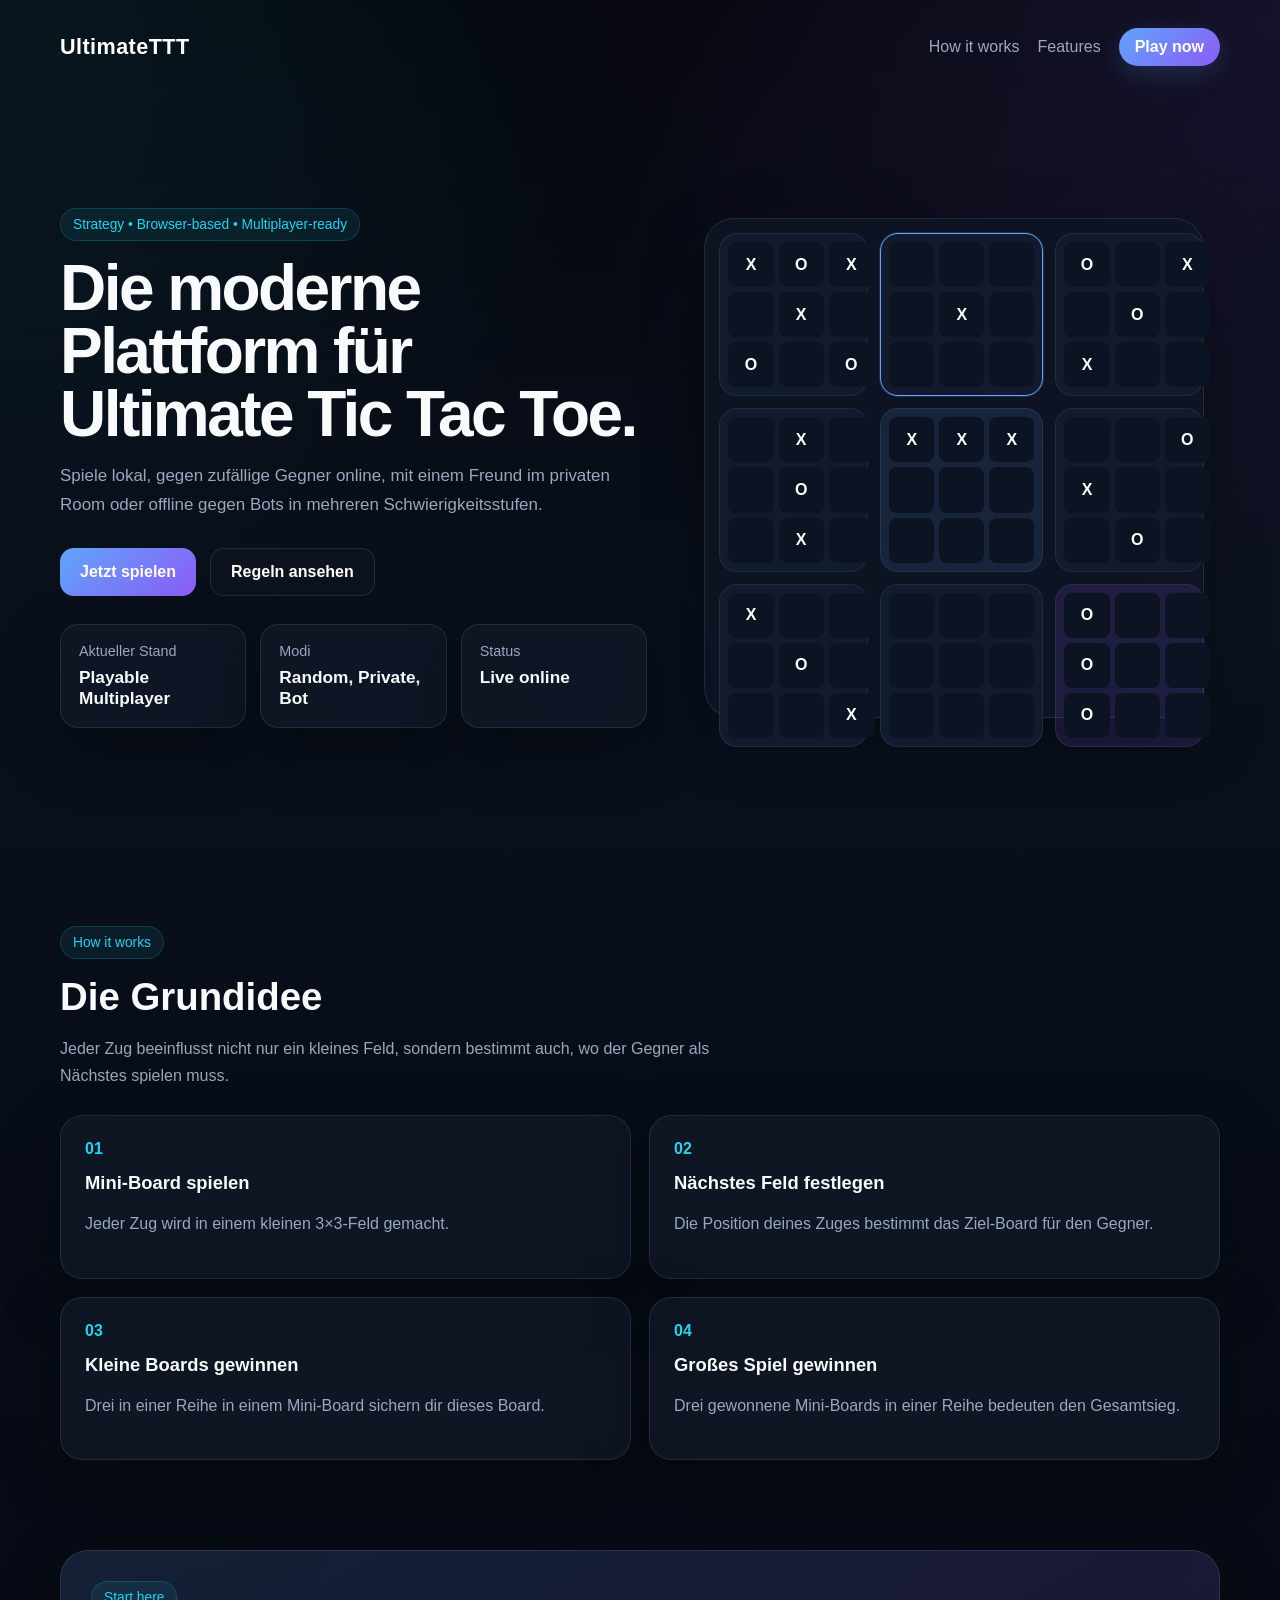
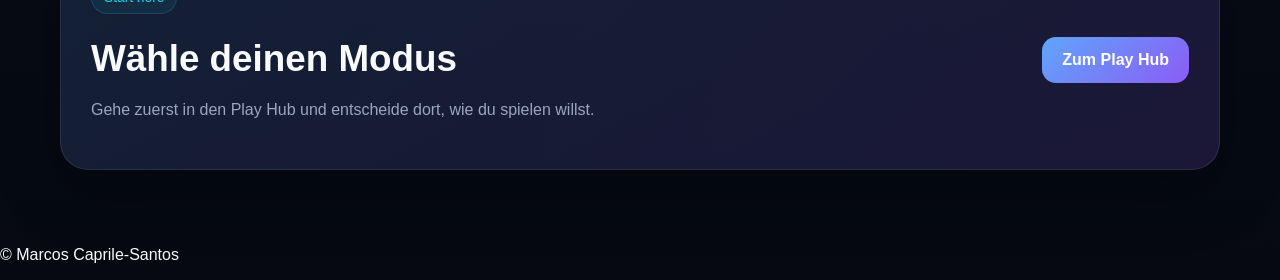
<file: index.html>
<!DOCTYPE html>
<html lang="de">
<head>
  <meta charset="UTF-8" />
  <meta name="viewport" content="width=device-width, initial-scale=1.0" />
  <title>Ultimate Tic Tac Toe</title>
  <link rel="stylesheet" href="style.css" />
</head>
<body>
  <div class="site-shell">
    <header class="site-header">
      <a href="/index.html" class="brand">UltimateTTT</a>
      <nav class="nav">
        <a href="#how-it-works">How it works</a>
        <a href="#features">Features</a>
        <a href="/play.html" class="nav-play-btn">Play now</a>
      </nav>
    </header>

    <main>
      <section class="hero">
        <div class="hero-copy">
          <span class="hero-badge">Strategy • Browser-based • Multiplayer-ready</span>
          <h1>Die moderne Plattform für Ultimate Tic Tac Toe.</h1>
          <p class="hero-text">
            Spiele lokal, gegen zufällige Gegner online, mit einem Freund im privaten Room
            oder offline gegen Bots in mehreren Schwierigkeitsstufen.
          </p>

          <div class="hero-actions">
            <a href="/play.html" class="primary-btn">Jetzt spielen</a>
            <a href="#how-it-works" class="secondary-btn">Regeln ansehen</a>
          </div>

          <div class="hero-stats">
            <div class="stat-card">
              <span class="stat-label">Aktueller Stand</span>
              <span class="stat-value">Playable Multiplayer</span>
            </div>
            <div class="stat-card">
              <span class="stat-label">Modi</span>
              <span class="stat-value">Random, Private, Bot</span>
            </div>
            <div class="stat-card">
              <span class="stat-label">Status</span>
              <span class="stat-value">Live online</span>
            </div>
          </div>
        </div>

        <div class="hero-visual">
          <div class="preview-board">
            <div class="preview-mini"><span>X</span><span>O</span><span>X</span><span></span><span>X</span><span></span><span>O</span><span></span><span>O</span></div>
            <div class="preview-mini active"><span></span><span></span><span></span><span></span><span>X</span><span></span><span></span><span></span><span></span></div>
            <div class="preview-mini"><span>O</span><span></span><span>X</span><span></span><span>O</span><span></span><span>X</span><span></span><span></span></div>
            <div class="preview-mini"><span></span><span>X</span><span></span><span></span><span>O</span><span></span><span></span><span>X</span><span></span></div>
            <div class="preview-mini won-x"><span>X</span><span>X</span><span>X</span><span></span><span></span><span></span><span></span><span></span><span></span></div>
            <div class="preview-mini"><span></span><span></span><span>O</span><span>X</span><span></span><span></span><span></span><span>O</span><span></span></div>
            <div class="preview-mini"><span>X</span><span></span><span></span><span></span><span>O</span><span></span><span></span><span></span><span>X</span></div>
            <div class="preview-mini"><span></span><span></span><span></span><span></span><span></span><span></span><span></span><span></span><span></span></div>
            <div class="preview-mini won-o"><span>O</span><span></span><span></span><span>O</span><span></span><span></span><span>O</span><span></span><span></span></div>
          </div>
        </div>
      </section>

      <section id="how-it-works" class="content-section">
        <div class="section-heading">
          <span class="section-kicker">How it works</span>
          <h2>Die Grundidee</h2>
          <p>
            Jeder Zug beeinflusst nicht nur ein kleines Feld, sondern bestimmt auch,
            wo der Gegner als Nächstes spielen muss.
          </p>
        </div>

        <div class="steps-grid">
          <article class="step-card">
            <span class="step-number">01</span>
            <h3>Mini-Board spielen</h3>
            <p>Jeder Zug wird in einem kleinen 3×3-Feld gemacht.</p>
          </article>
          <article class="step-card">
            <span class="step-number">02</span>
            <h3>Nächstes Feld festlegen</h3>
            <p>Die Position deines Zuges bestimmt das Ziel-Board für den Gegner.</p>
          </article>
          <article class="step-card">
            <span class="step-number">03</span>
            <h3>Kleine Boards gewinnen</h3>
            <p>Drei in einer Reihe in einem Mini-Board sichern dir dieses Board.</p>
          </article>
          <article class="step-card">
            <span class="step-number">04</span>
            <h3>Großes Spiel gewinnen</h3>
            <p>Drei gewonnene Mini-Boards in einer Reihe bedeuten den Gesamtsieg.</p>
          </article>
        </div>
      </section>


      <section class="cta-section">
        <div class="cta-card">
          <div>
            <span class="section-kicker">Start here</span>
            <h2>Wähle deinen Modus</h2>
            <p>Gehe zuerst in den Play Hub und entscheide dort, wie du spielen willst.</p>
          </div>
          <a href="/play.html" class="primary-btn">Zum Play Hub</a>
        </div>
      </section>
    </main>
  </div>
  <footer class="wrap footer">
    <p>© <span id="y"></span> Marcos Caprile-Santos</p>
  </footer>
</body>
</html>
</file>
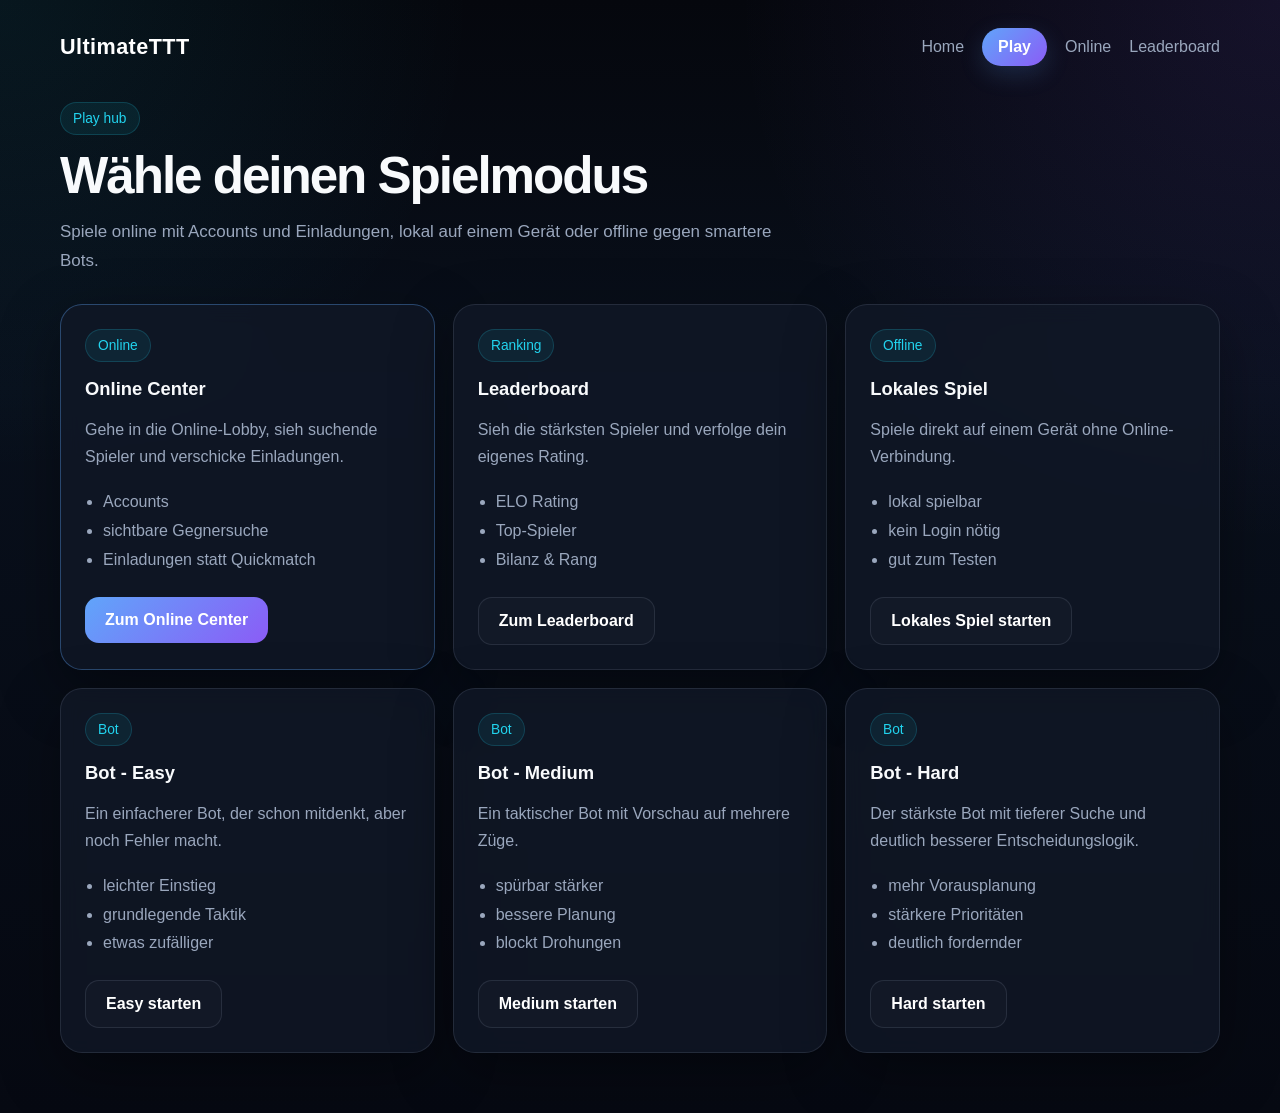
<file: play.html>
<!DOCTYPE html>
<html lang="de">
<head>
  <meta charset="UTF-8" />
  <meta name="viewport" content="width=device-width, initial-scale=1.0" />
  <title>Play Hub - Ultimate Tic Tac Toe</title>
  <link rel="stylesheet" href="style.css" />
</head>
<body>
  <div class="site-shell">
    <header class="site-header">
      <a href="/index.html" class="brand">UltimateTTT</a>
      <nav class="nav">
        <a href="/index.html">Home</a>
        <a href="/play.html" class="nav-play-btn">Play</a>
        <a href="/online.html">Online</a>
        <a href="/leaderboard.html">Leaderboard</a>
      </nav>
    </header>

    <main class="page-main">
      <section class="page-hero compact">
        <span class="section-kicker">Play hub</span>
        <h1>Wähle deinen Spielmodus</h1>
        <p class="hero-text narrow">
          Spiele online mit Accounts und Einladungen, lokal auf einem Gerät oder offline gegen smartere Bots.
        </p>
      </section>

      <section class="mode-grid">
        <article class="mode-card featured">
          <span class="mode-tag">Online</span>
          <h2>Online Center</h2>
          <p>Gehe in die Online-Lobby, sieh suchende Spieler und verschicke Einladungen.</p>
          <ul class="mode-list">
            <li>Accounts</li>
            <li>sichtbare Gegnersuche</li>
            <li>Einladungen statt Quickmatch</li>
          </ul>
          <a href="/online.html" class="primary-btn">Zum Online Center</a>
        </article>

        <article class="mode-card">
          <span class="mode-tag">Ranking</span>
          <h2>Leaderboard</h2>
          <p>Sieh die stärksten Spieler und verfolge dein eigenes Rating.</p>
          <ul class="mode-list">
            <li>ELO Rating</li>
            <li>Top-Spieler</li>
            <li>Bilanz & Rang</li>
          </ul>
          <a href="/leaderboard.html" class="secondary-btn">Zum Leaderboard</a>
        </article>

        <article class="mode-card">
          <span class="mode-tag">Offline</span>
          <h2>Lokales Spiel</h2>
          <p>Spiele direkt auf einem Gerät ohne Online-Verbindung.</p>
          <ul class="mode-list">
            <li>lokal spielbar</li>
            <li>kein Login nötig</li>
            <li>gut zum Testen</li>
          </ul>
          <a href="/game.html?mode=local" class="secondary-btn">Lokales Spiel starten</a>
        </article>

        <article class="mode-card">
          <span class="mode-tag">Bot</span>
          <h2>Bot - Easy</h2>
          <p>Ein einfacherer Bot, der schon mitdenkt, aber noch Fehler macht.</p>
          <ul class="mode-list">
            <li>leichter Einstieg</li>
            <li>grundlegende Taktik</li>
            <li>etwas zufälliger</li>
          </ul>
          <a href="/game.html?mode=bot-easy" class="secondary-btn">Easy starten</a>
        </article>

        <article class="mode-card">
          <span class="mode-tag">Bot</span>
          <h2>Bot - Medium</h2>
          <p>Ein taktischer Bot mit Vorschau auf mehrere Züge.</p>
          <ul class="mode-list">
            <li>spürbar stärker</li>
            <li>bessere Planung</li>
            <li>blockt Drohungen</li>
          </ul>
          <a href="/game.html?mode=bot-medium" class="secondary-btn">Medium starten</a>
        </article>

        <article class="mode-card">
          <span class="mode-tag">Bot</span>
          <h2>Bot - Hard</h2>
          <p>Der stärkste Bot mit tieferer Suche und deutlich besserer Entscheidungslogik.</p>
          <ul class="mode-list">
            <li>mehr Vorausplanung</li>
            <li>stärkere Prioritäten</li>
            <li>deutlich fordernder</li>
          </ul>
          <a href="/game.html?mode=bot-hard" class="secondary-btn">Hard starten</a>
        </article>
      </section>
    </main>
  </div>
</body>
</html>
</file>
<file: style.css>
* {
  box-sizing: border-box;
}

:root {
  --bg: #070b14;
  --panel: rgba(17, 24, 39, 0.82);
  --panel-strong: #121a2a;
  --panel-2: #182235;
  --text: #f8fafc;
  --muted: #9aa7bd;
  --line: rgba(148, 163, 184, 0.16);
  --accent: #60a5fa;
  --accent-2: #8b5cf6;
  --accent-3: #22d3ee;
  --active: #22324d;
  --won-x: rgba(96, 165, 250, 0.16);
  --won-o: rgba(139, 92, 246, 0.16);
  --shadow: 0 20px 60px rgba(0, 0, 0, 0.35);
}

html {
  scroll-behavior: smooth;
}

body {
  margin: 0;
  font-family: Arial, Helvetica, sans-serif;
  color: var(--text);
  min-height: 100vh;
  background:
    radial-gradient(circle at top left, rgba(34, 211, 238, 0.08), transparent 28%),
    radial-gradient(circle at top right, rgba(139, 92, 246, 0.12), transparent 32%),
    linear-gradient(180deg, #05070d 0%, #09101c 35%, #060912 100%);
}

a {
  color: inherit;
  text-decoration: none;
}

button,
input {
  font: inherit;
}

.site-shell {
  max-width: 1200px;
  margin: 0 auto;
  padding: 28px 20px 60px;
}

.site-header {
  display: flex;
  justify-content: space-between;
  align-items: center;
  gap: 18px;
  margin-bottom: 28px;
}

.brand {
  font-size: 1.35rem;
  font-weight: 800;
  letter-spacing: 0.02em;
  color: white;
}

.nav {
  display: flex;
  align-items: center;
  gap: 18px;
  flex-wrap: wrap;
}

.nav a {
  color: var(--muted);
  transition: color 0.18s ease;
}

.nav a:hover {
  color: white;
}

.nav-play-btn {
  background: linear-gradient(135deg, var(--accent), var(--accent-2));
  color: white !important;
  padding: 10px 16px;
  border-radius: 999px;
  font-weight: 700;
  box-shadow: 0 8px 24px rgba(96, 165, 250, 0.18);
}

.hero {
  min-height: calc(100vh - 140px);
  display: grid;
  grid-template-columns: 1.05fr 0.95fr;
  align-items: center;
  gap: 42px;
  padding: 28px 0 40px;
}

.page-main {
  padding-top: 8px;
}

.page-hero.compact {
  max-width: 760px;
  margin-bottom: 28px;
}

.hero-badge,
.section-kicker,
.mode-tag {
  display: inline-block;
  color: var(--accent-3);
  background: rgba(34, 211, 238, 0.08);
  border: 1px solid rgba(34, 211, 238, 0.18);
  padding: 8px 12px;
  border-radius: 999px;
  font-size: 0.86rem;
  margin-bottom: 16px;
}

.hero h1,
.game-headline h1,
.page-hero h1 {
  margin: 0 0 14px;
  font-size: clamp(2.4rem, 5vw, 4.5rem);
  line-height: 0.98;
  letter-spacing: -0.04em;
}

.page-hero h1,
.game-headline h1 {
  font-size: clamp(2rem, 4vw, 3.2rem);
}

.hero-text,
.section-heading p,
.feature-card p,
.step-card p,
.cta-card p,
.subtitle,
.mode-card p,
.lobby-card p,
.join-hint {
  color: var(--muted);
  line-height: 1.7;
}

.hero-text {
  max-width: 640px;
  font-size: 1.06rem;
}

.hero-text.narrow {
  max-width: 720px;
}

.hero-actions,
.game-actions,
.stack-actions {
  display: flex;
  gap: 14px;
  flex-wrap: wrap;
  margin-top: 28px;
}

.primary-btn,
.secondary-btn,
.button-reset {
  display: inline-flex;
  align-items: center;
  justify-content: center;
  border-radius: 14px;
  font-weight: 700;
  transition: transform 0.16s ease, opacity 0.16s ease, border-color 0.16s ease;
  cursor: pointer;
}

.primary-btn:hover,
.secondary-btn:hover,
.button-reset:hover {
  transform: translateY(-1px);
}

.primary-btn {
  background: linear-gradient(135deg, var(--accent), var(--accent-2));
  color: white;
  padding: 14px 20px;
  border: none;
}

.secondary-btn {
  padding: 14px 20px;
  border: 1px solid var(--line);
  color: white;
  background: rgba(255, 255, 255, 0.02);
}

.small-btn {
  padding: 12px 16px;
}

.hero-stats {
  display: grid;
  grid-template-columns: repeat(3, minmax(0, 1fr));
  gap: 14px;
  margin-top: 28px;
}

.stat-card,
.info-card,
.step-card,
.feature-card,
.mode-card,
.lobby-card {
  background: var(--panel);
  border: 1px solid var(--line);
  backdrop-filter: blur(10px);
  box-shadow: var(--shadow);
}

.stat-card {
  border-radius: 18px;
  padding: 18px;
}

.stat-label,
.label {
  display: block;
  color: var(--muted);
  font-size: 0.9rem;
  margin-bottom: 8px;
}

.stat-value,
.value {
  font-size: 1.08rem;
  font-weight: 800;
}

.hero-visual {
  display: flex;
  justify-content: center;
}

.preview-board {
  width: min(90vw, 500px);
  aspect-ratio: 1 / 1;
  display: grid;
  grid-template-columns: repeat(3, 1fr);
  gap: 12px;
  padding: 14px;
  border-radius: 30px;
  background: rgba(14, 21, 36, 0.82);
  border: 1px solid var(--line);
  box-shadow: var(--shadow);
}

.preview-mini {
  display: grid;
  grid-template-columns: repeat(3, 1fr);
  gap: 5px;
  padding: 8px;
  border-radius: 18px;
  background: #121b2d;
  border: 1px solid rgba(148, 163, 184, 0.12);
}

.preview-mini.active {
  border-color: var(--accent);
  box-shadow: 0 0 0 1px rgba(96, 165, 250, 0.2);
}

.preview-mini.won-x {
  background: rgba(96, 165, 250, 0.12);
}

.preview-mini.won-o {
  background: rgba(139, 92, 246, 0.14);
}

.preview-mini span {
  aspect-ratio: 1 / 1;
  display: grid;
  place-items: center;
  border-radius: 8px;
  background: #0c1322;
  font-weight: 800;
  color: white;
  font-size: 1rem;
}

.content-section {
  padding: 72px 0 18px;
}

.content-section.slim {
  padding-top: 48px;
}

.section-heading {
  max-width: 720px;
  margin-bottom: 26px;
}

.section-heading h2 {
  margin: 0 0 10px;
  font-size: clamp(1.8rem, 3vw, 2.8rem);
}

.steps-grid,
.feature-grid,
.mode-grid,
.lobby-grid {
  display: grid;
  gap: 18px;
}

.steps-grid,
.feature-grid {
  grid-template-columns: repeat(2, minmax(0, 1fr));
}

.mode-grid {
  grid-template-columns: repeat(3, minmax(0, 1fr));
}

.lobby-grid {
  grid-template-columns: repeat(2, minmax(0, 1fr));
}

.step-card,
.feature-card,
.mode-card,
.lobby-card {
  border-radius: 22px;
  padding: 24px;
}

.mode-card.featured {
  border-color: rgba(96, 165, 250, 0.35);
}

.disabled-card {
  opacity: 0.8;
}

.disabled-pill {
  display: inline-block;
  margin-top: 18px;
  padding: 8px 12px;
  border-radius: 999px;
  background: rgba(255, 255, 255, 0.04);
  color: var(--muted);
  border: 1px solid var(--line);
}

.mode-list {
  margin: 18px 0 22px;
  padding-left: 18px;
  color: var(--muted);
  line-height: 1.8;
}

.step-number {
  display: inline-block;
  color: var(--accent-3);
  font-weight: 800;
  margin-bottom: 14px;
}

.step-card h3,
.feature-card h3,
.mode-card h2,
.lobby-card h2 {
  margin: 0 0 10px;
  font-size: 1.15rem;
}

.cta-section {
  padding: 72px 0 0;
}

.cta-card {
  display: flex;
  justify-content: space-between;
  align-items: center;
  gap: 24px;
  background: linear-gradient(135deg, rgba(96, 165, 250, 0.14), rgba(139, 92, 246, 0.16));
  border: 1px solid var(--line);
  border-radius: 28px;
  padding: 30px;
  box-shadow: var(--shadow);
}

.cta-card h2 {
  margin: 8px 0 10px;
  font-size: clamp(1.6rem, 3vw, 2.3rem);
}

.room-code-box {
  margin: 20px 0;
  padding: 18px;
  border-radius: 18px;
  background: rgba(255, 255, 255, 0.03);
  border: 1px solid var(--line);
}

.room-label {
  display: block;
  font-size: 0.9rem;
  color: var(--muted);
  margin-bottom: 8px;
}

.room-code {
  display: block;
  font-size: 1.7rem;
  font-weight: 900;
  letter-spacing: 0.08em;
}

.input-label {
  display: block;
  margin: 18px 0 8px;
  color: var(--muted);
}

.room-input {
  width: 100%;
  padding: 14px 16px;
  border-radius: 14px;
  border: 1px solid var(--line);
  background: rgba(255, 255, 255, 0.03);
  color: white;
}

.join-hint {
  display: inline-block;
  margin-top: 6px;
}

.game-layout {
  padding-top: 8px;
}

.game-headline {
  display: flex;
  justify-content: space-between;
  align-items: end;
  gap: 20px;
  margin-bottom: 22px;
}

.info-panel {
  display: grid;
  grid-template-columns: repeat(3, 1fr);
  gap: 14px;
  margin-bottom: 26px;
}

.info-panel.four-cols {
  grid-template-columns: repeat(4, 1fr);
}

.info-card {
  border-radius: 18px;
  padding: 18px;
}

.game-board-section {
  display: flex;
  justify-content: center;
}

.ultimate-board {
  width: min(92vw, 780px);
  aspect-ratio: 1 / 1;
  display: grid;
  grid-template-columns: repeat(3, 1fr);
  grid-template-rows: repeat(3, 1fr);
  gap: 10px;
  padding: 10px;
  background: rgba(14, 21, 36, 0.86);
  border: 1px solid var(--line);
  border-radius: 28px;
  box-shadow: var(--shadow);
}

.mini-board {
  background: var(--panel-2);
  border: 2px solid rgba(148, 163, 184, 0.14);
  border-radius: 18px;
  padding: 8px;
  display: grid;
  grid-template-columns: repeat(3, 1fr);
  grid-template-rows: repeat(3, 1fr);
  gap: 6px;
  position: relative;
  transition: 0.18s ease;
}

.mini-board.active {
  border-color: var(--accent);
  background: var(--active);
  box-shadow: 0 0 0 2px rgba(96, 165, 250, 0.12);
}

.mini-board.won-x {
  background: var(--won-x);
  border-color: rgba(96, 165, 250, 0.5);
}

.mini-board.won-o {
  background: var(--won-o);
  border-color: rgba(139, 92, 246, 0.52);
}

.mini-board.drawn {
  opacity: 0.78;
}

.cell {
  border: none;
  border-radius: 10px;
  background: #0b1220;
  color: white;
  font-size: clamp(1.2rem, 2vw, 2rem);
  font-weight: 800;
  cursor: pointer;
  transition: 0.15s ease;
}

.cell:hover:enabled {
  background: #111a2d;
  transform: scale(1.03);
}

.cell:disabled {
  cursor: not-allowed;
}

.cell.x {
  color: var(--accent);
}

.cell.o {
  color: var(--accent-2);
}

.board-overlay {
  position: absolute;
  inset: 0;
  display: grid;
  place-items: center;
  font-size: clamp(3rem, 8vw, 6rem);
  font-weight: 900;
  border-radius: 16px;
  pointer-events: none;
}

.board-overlay.x {
  color: var(--accent);
  background: rgba(7, 11, 20, 0.2);
}

.board-overlay.o {
  color: var(--accent-2);
  background: rgba(7, 11, 20, 0.2);
}

.board-overlay.draw {
  color: #d2d9e5;
  background: rgba(7, 11, 20, 0.16);
  font-size: clamp(1rem, 2vw, 1.4rem);
}

@media (max-width: 980px) {
  .hero {
    grid-template-columns: 1fr;
    min-height: auto;
    padding-top: 10px;
  }

  .cta-card,
  .game-headline,
  .lobby-grid,
  .mode-grid {
    grid-template-columns: 1fr;
    flex-direction: column;
    align-items: flex-start;
  }

  .lobby-grid {
    display: grid;
  }
}

@media (max-width: 720px) {
  .site-header {
    flex-direction: column;
    align-items: flex-start;
  }

  .nav,
  .hero-stats,
  .info-panel,
  .steps-grid,
  .feature-grid,
  .mode-grid,
  .lobby-grid {
    width: 100%;
    grid-template-columns: 1fr;
  }

  .preview-board,
  .ultimate-board {
    width: 100%;
  }

  .site-shell {
    padding-left: 16px;
    padding-right: 16px;
  }
}

.mini-board.active-board {
  border-color: rgba(96, 165, 250, 0.95);
  box-shadow:
    0 0 0 2px rgba(96, 165, 250, 0.22),
    0 0 22px rgba(96, 165, 250, 0.18);
  background: linear-gradient(180deg, rgba(26, 40, 66, 0.96), rgba(18, 30, 49, 0.96));
}

.cell.playable-cell {
  border: 1px solid rgba(96, 165, 250, 0.5);
  box-shadow: inset 0 0 0 1px rgba(96, 165, 250, 0.18);
  background: linear-gradient(180deg, rgba(15, 24, 40, 0.98), rgba(11, 19, 31, 0.98));
}

.cell.playable-cell:hover {
  transform: translateY(-1px);
  border-color: rgba(34, 211, 238, 0.75);
  box-shadow:
    0 0 0 1px rgba(34, 211, 238, 0.22),
    0 0 14px rgba(34, 211, 238, 0.16);
}

.mini-board.won-x {
  background: rgba(96, 165, 250, 0.16);
  border-color: rgba(96, 165, 250, 0.45);
}

.mini-board.won-o {
  background: rgba(139, 92, 246, 0.18);
  border-color: rgba(139, 92, 246, 0.45);
}

.mini-board.draw-board {
  background: rgba(148, 163, 184, 0.12);
  border-color: rgba(148, 163, 184, 0.35);
}

.mini-board {
  overflow: hidden;
}

.mini-board-winner {
  position: absolute;
  inset: 0;
  display: grid;
  place-items: center;
  font-size: clamp(2.8rem, 8vw, 5.5rem);
  font-weight: 900;
  letter-spacing: 0.04em;
  opacity: 0;
  transform: scale(0.88);
  transition: opacity 0.22s ease, transform 0.22s ease;
  pointer-events: none;
  z-index: 3;
  text-shadow: 0 0 18px rgba(0, 0, 0, 0.25);
}

.mini-board-winner.show {
  opacity: 1;
  transform: scale(1);
}

.mini-board-winner.winner-x {
  color: rgba(96, 165, 250, 0.95);
}

.mini-board-winner.winner-o {
  color: rgba(216, 180, 254, 0.95);
}

.mini-board-winner.winner-draw {
  color: rgba(226, 232, 240, 0.9);
}

.mini-board .cell {
  position: relative;
  z-index: 1;
}
</file>
